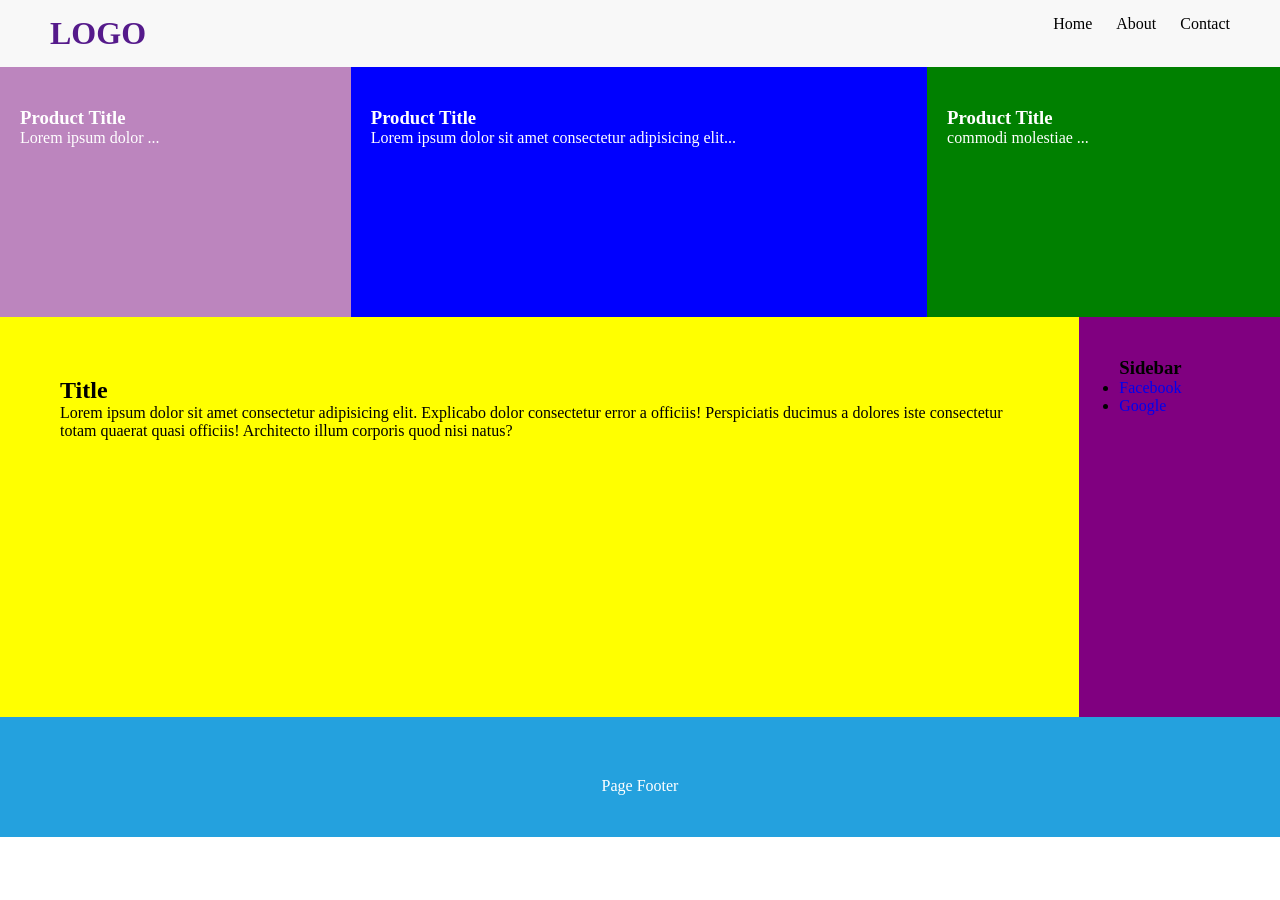
<file: Exercise 1/index.html>
<!DOCTYPE html>
<html lang="en">
<head>
    <meta charset="UTF-8">
    <meta name="viewport" content="width=device-width, initial-scale=1.0">
    <title>Homework Day 1</title>
    <link rel="stylesheet" href="assets/css/style.css"> 
</head>
<body>
    <header> 
        <div class="logo"><a href=""><h1>LOGO</h1></a></div>
        <nav>
            <a href="https://www.google.com/" target="_blank">Home</a>
            <a href="https://www.cnn.com">About</a>
            <a href="https://www.gmail.com">Contact</a>
        </nav>
    </header>

    <main id="main-ctn">
        <section class="container">
            <div class="product purple">
                <h3>Product Title</h3>
                <p>Lorem ipsum dolor ...</p>
            </div>
            <div class="product blue">
                <h3>Product Title</h3>
                <p>Lorem ipsum dolor sit amet consectetur adipisicing elit...</p>
            </div>
            <div class="product green">
                <h3>Product Title</h3>
                <p>commodi molestiae ...</p>
            </div>
        </section>

        <div class="layout-box">
            <div class="left-ctn"> 
                <h2>Title</h2>
                <p>Lorem ipsum dolor sit amet consectetur adipisicing elit. Explicabo dolor consectetur error a officiis! Perspiciatis ducimus a dolores iste consectetur totam quaerat quasi officiis! Architecto illum corporis quod nisi natus?</p>
            </div>
            <div class="right-ctn">
                <h3>Sidebar</h3>
                <ul>
                    <li><a href="https://facebook.com"> Facebook</a></li>
                    <li><a href="https://google.com">Google</a></li>
                    
                </ul>
            </div>
        </div>
    </main>

    <footer>
        <p>Page Footer</p>
    </footer>
</body>
</html>
</file>
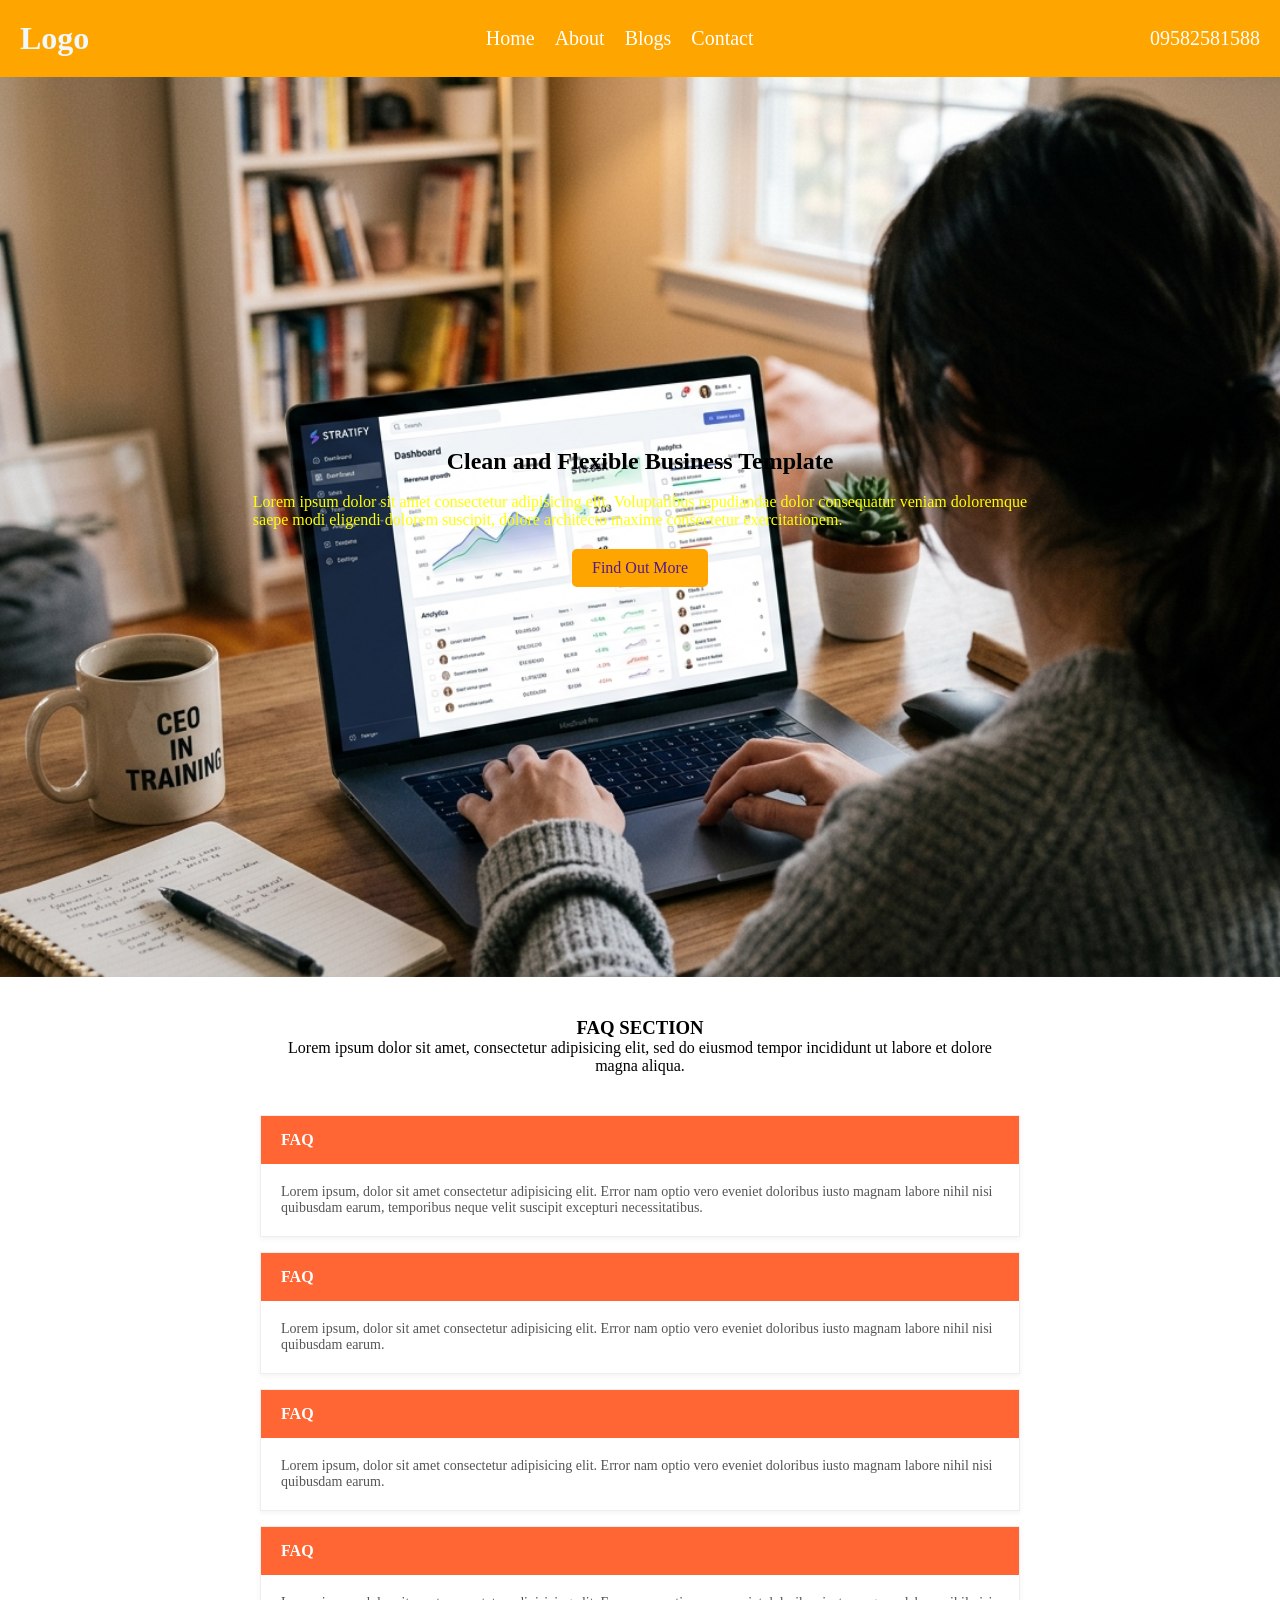
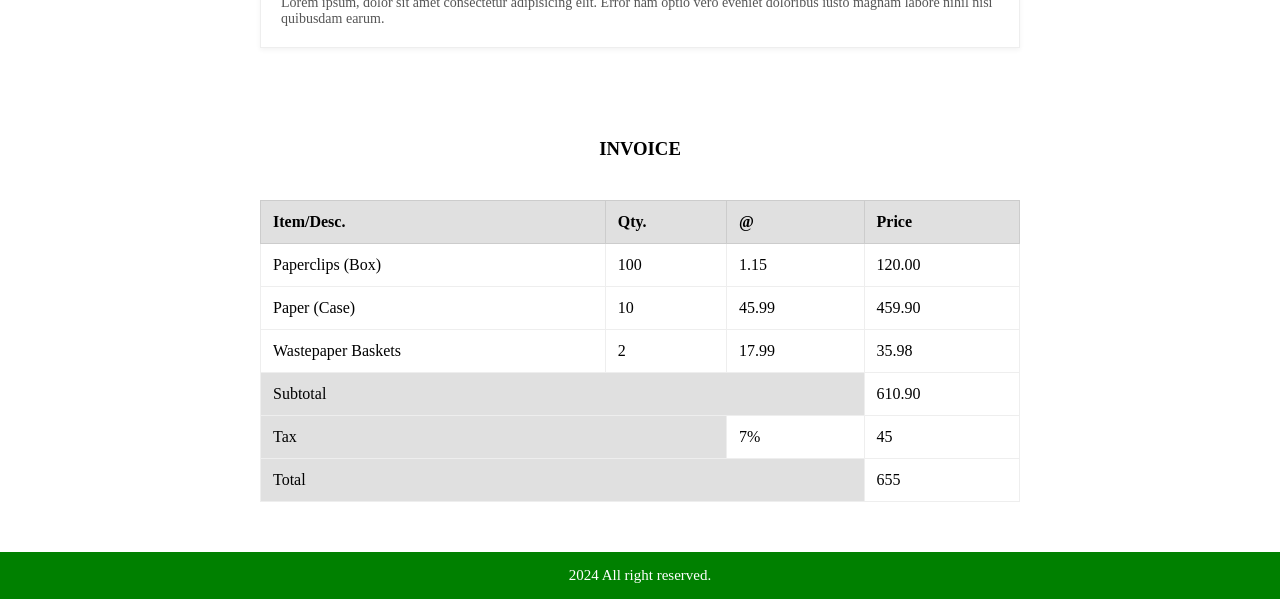
<file: Exercise 2/index.html>
<!DOCTYPE html>
<html lang="en">
<head>
    <meta charset="UTF-8">
    <meta name="viewport" content="width=device-width, initial-scale=1.0">
    <title>Exercise 2 </title>
    <link rel="stylesheet" href="./assets/css/style.css">
</head>
<body>
    <header>
        <h1>Logo</h1>
        <nav>
            <ul>
           <li><a href="">Home</a></li> 
           <li><a href="">About</a></li> 
           <li><a href="">Blogs</a></li> 
           <li><a href="">Contact</a></li> 
           
            </ul>
            
        </nav>
        <a href="">09582581588</a>
    </header>

    <div class="banner">
        <!-- <img src="./assets/image/looking.png" alt=""> -->
        <h2> Clean and Flexible Business Template</h2>
        <br>
        <p class="bp">Lorem ipsum dolor sit amet consectetur adipisicing elit. Voluptatibus repudiandae dolor consequatur veniam doloremque <br> saepe modi eligendi dolorem suscipit, dolore architecto maxime consectetur exercitationem.</p>
        <a href="" class="btn"> Find Out More</a>
    </div>

    <section class="faq-container">
        <div class="sec-title">
            <h3>FAQ SECTION</h3>
            
            <p>Lorem ipsum dolor sit amet, consectetur adipisicing elit, sed do eiusmod tempor incididunt ut labore et dolore magna aliqua.</p>
        </div>

        <div class="faq-item">
            <div class="faq-header">FAQ </div>
            <div class="faq-body">
                Lorem ipsum, dolor sit amet consectetur adipisicing elit. Error nam optio vero eveniet doloribus iusto magnam labore nihil nisi quibusdam earum, temporibus neque velit suscipit excepturi necessitatibus.
            </div>
        </div>
        <div class="faq-item">
            <div class="faq-header">FAQ </div>
            <div class="faq-body">
                Lorem ipsum, dolor sit amet consectetur adipisicing elit. Error nam optio vero eveniet doloribus iusto magnam labore nihil nisi quibusdam earum.
            </div>
        </div>
        <div class="faq-item">
            <div class="faq-header">FAQ </div>
            <div class="faq-body">
                Lorem ipsum, dolor sit amet consectetur adipisicing elit. Error nam optio vero eveniet doloribus iusto magnam labore nihil nisi quibusdam earum.
            </div>
        </div>
        <div class="faq-item">
            <div class="faq-header">FAQ </div>
            <div class="faq-body">
                Lorem ipsum, dolor sit amet consectetur adipisicing elit. Error nam optio vero eveniet doloribus iusto magnam labore nihil nisi quibusdam earum.
            </div>
        </div>
    </section>
        <section class="invoice-container">
        <div class="sec-title">
            <h3>INVOICE</h3>
            
        </div>

        <table class="invoice-table">
            <thead>
                <tr>
                    <th>Item/Desc.</th>
                    <th>Qty.</th>
                    <th>@</th>
                    <th>Price</th>
                </tr>
            </thead>
            <tbody>
                <tr>
                    <td>Paperclips (Box)</td>
                    <td>100</td>
                    <td>1.15</td>
                    <td>120.00</td>
                </tr>
                <tr>
                    <td>Paper (Case)</td>
                    <td>10</td>
                    <td>45.99</td>
                    <td>459.90</td>
                </tr>
                <tr>
                    <td>Wastepaper Baskets</td>
                    <td>2</td>
                    <td>17.99</td>
                    <td>35.98</td>
                </tr>
            </tbody>
            <tfoot>
                <tr>
                    <td colspan="3" class="text-right">Subtotal</td>
                    <td>610.90</td>
                </tr>
                <tr>
                    <td colspan="2" class="text-right">Tax</td>
                    <td>7%</td>
                    <td>45</td>
                </tr>
                <tr>
                    <td colspan="3" class="text-right">Total</td>
                    <td>655</td>
                </tr>
            </tfoot>
        </table>
    </section>

    <footer>
        <p> 2024 All right reserved.</p>
    </footer>
</body>
</html>
</file>
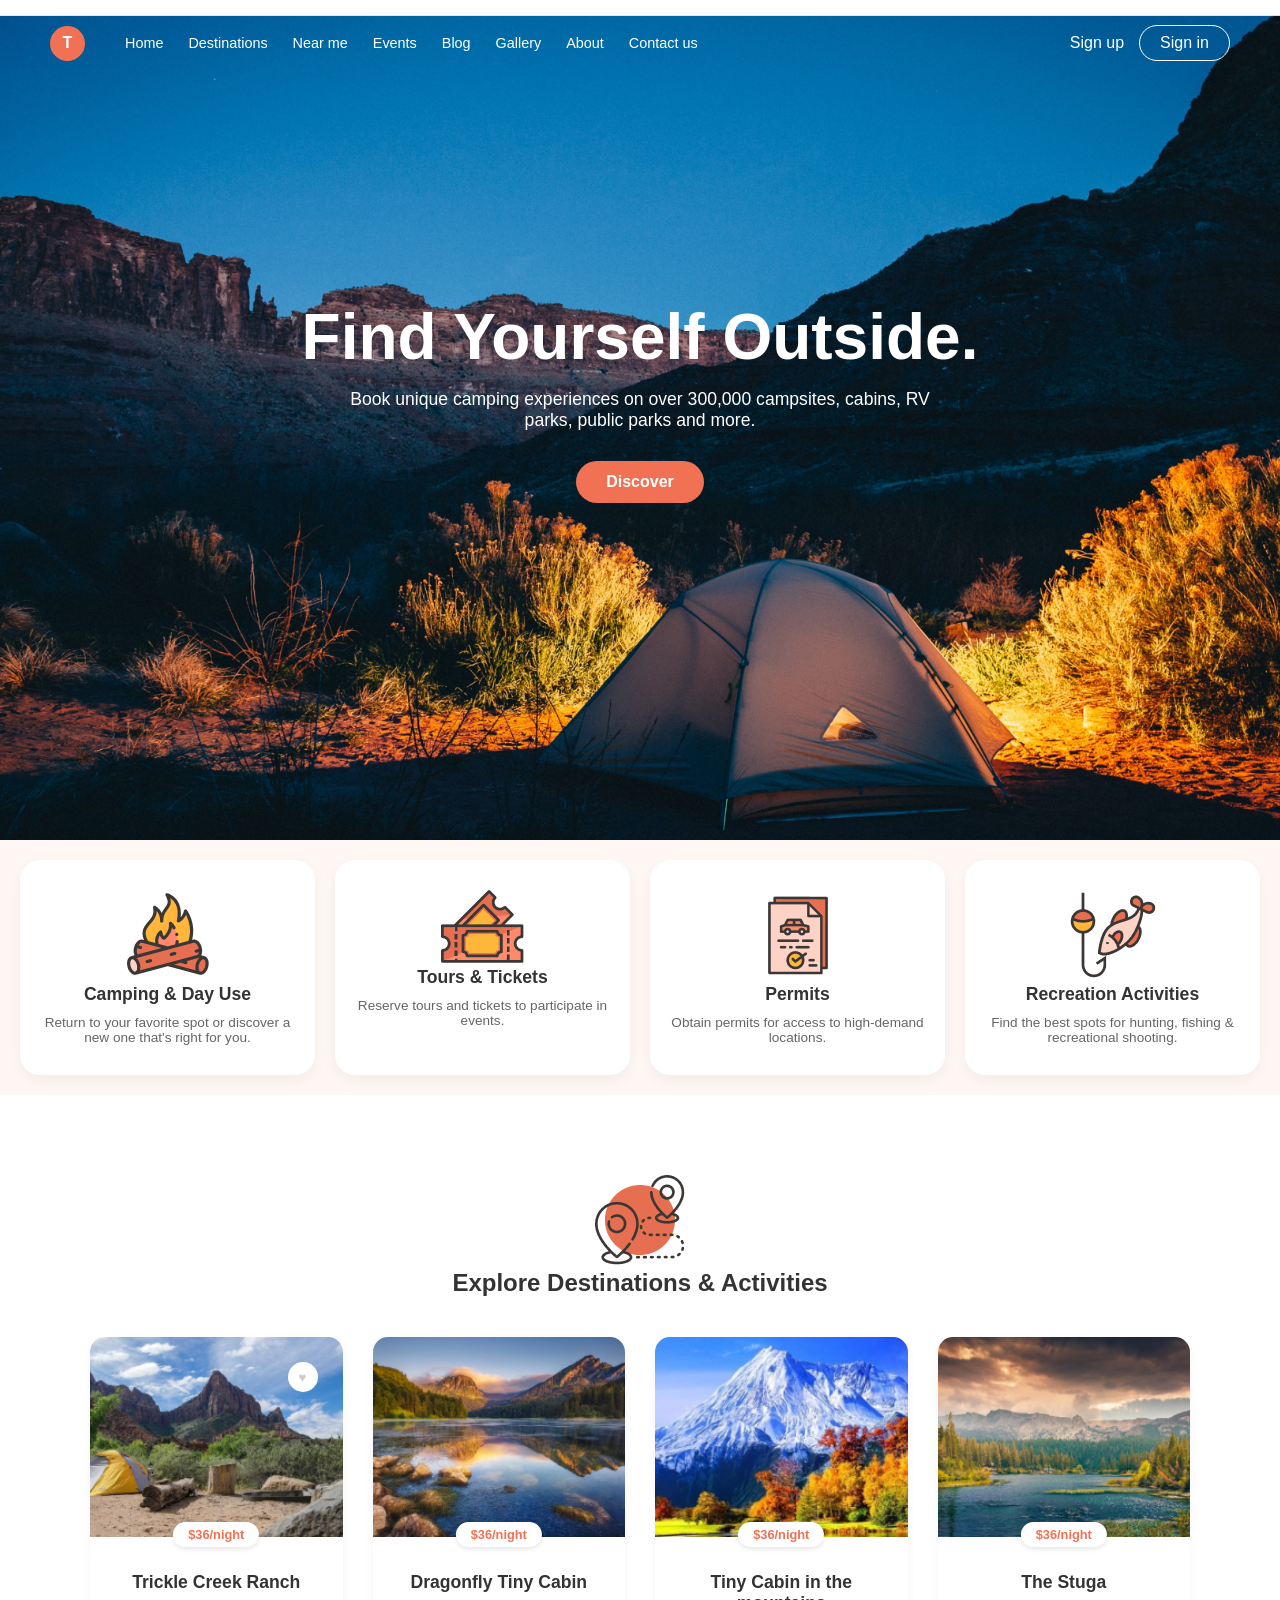
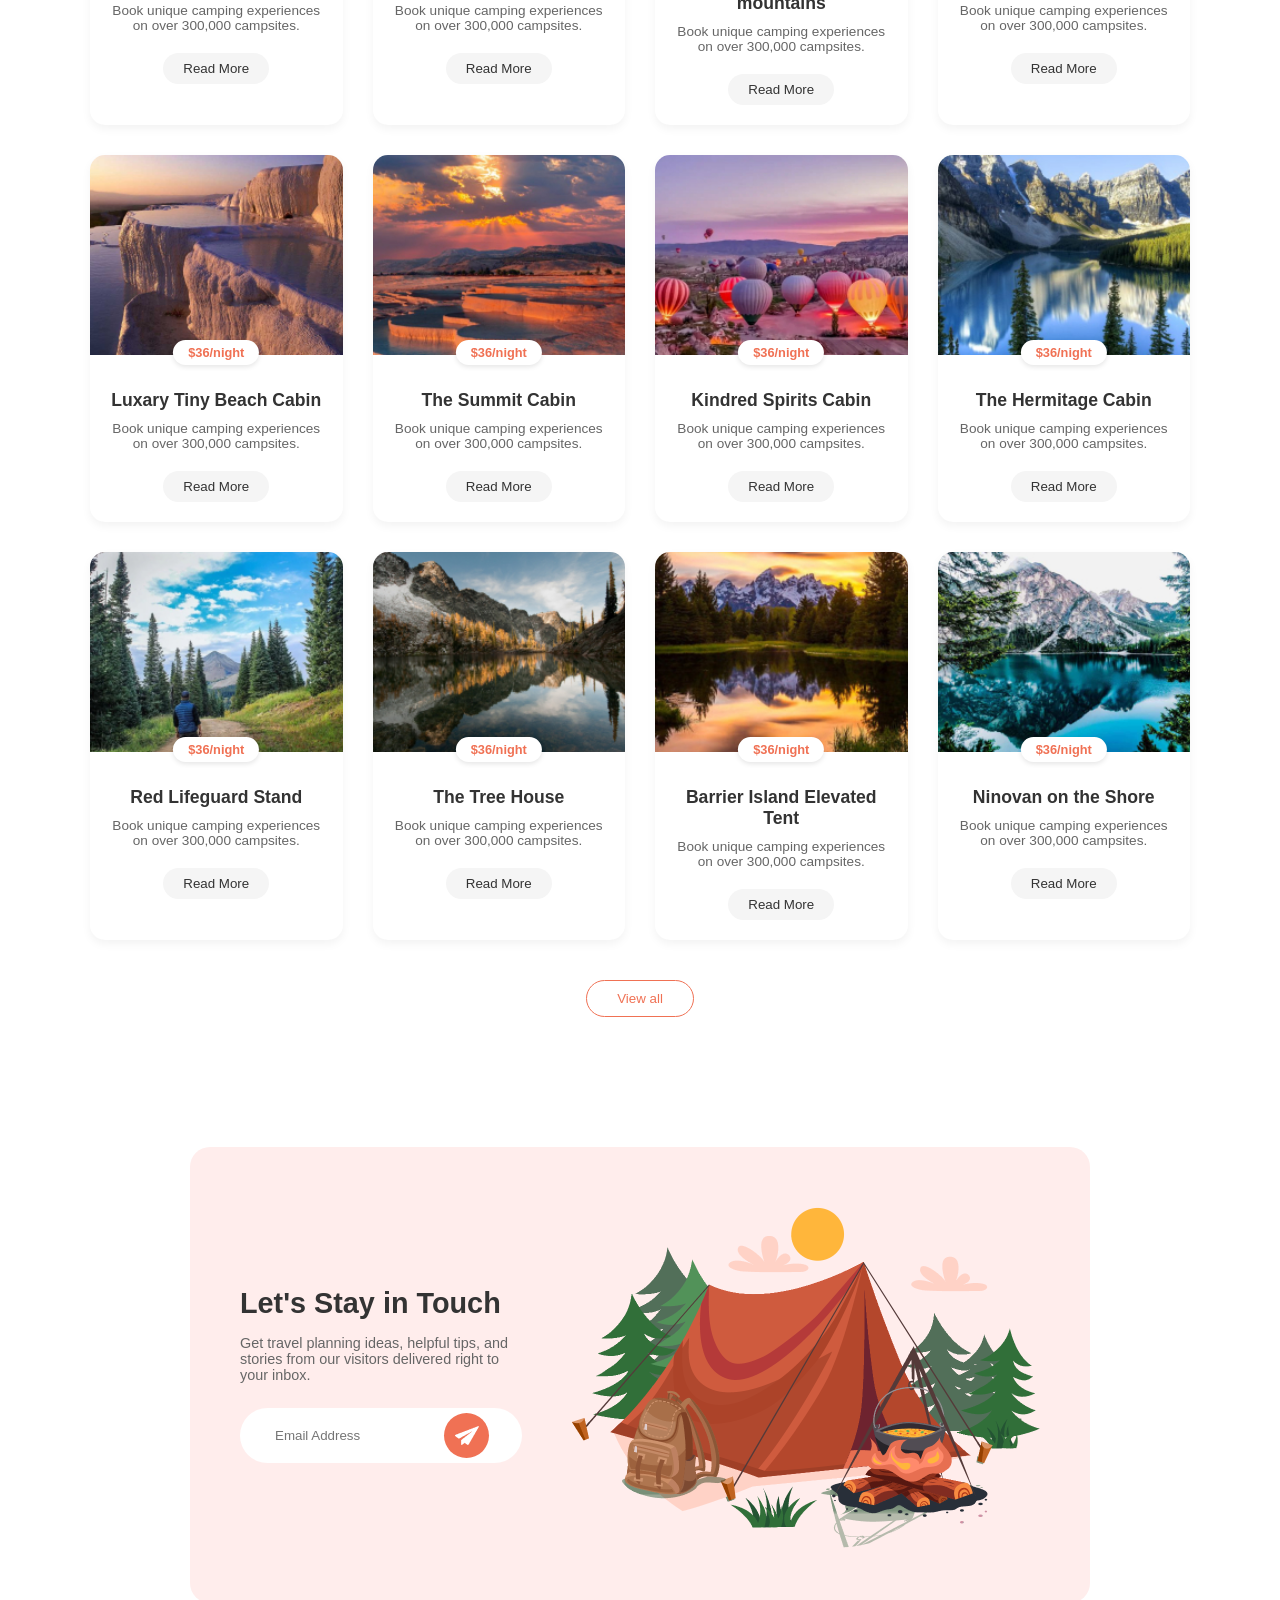
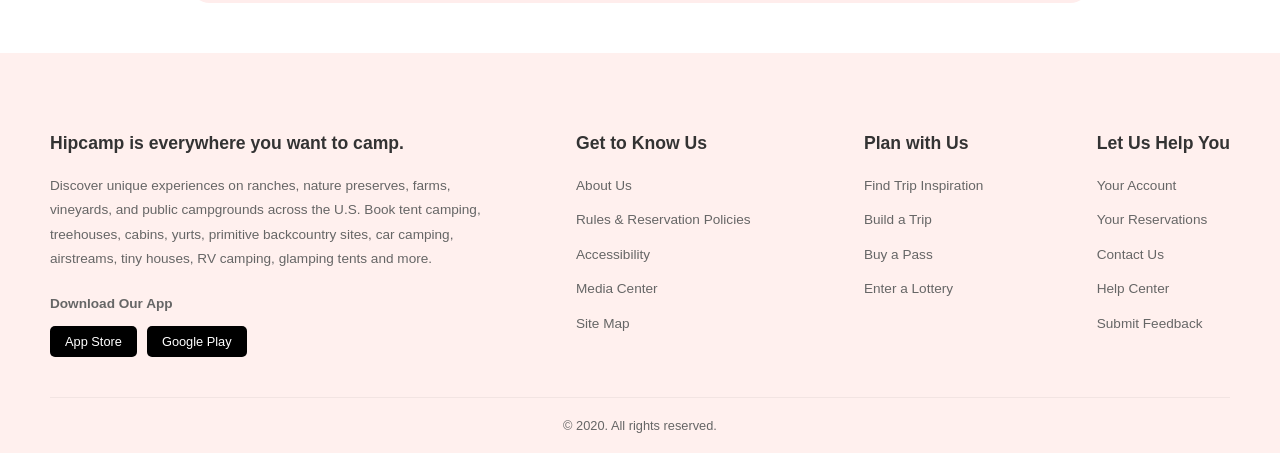
<file: Exercise 4/index.html>
<!DOCTYPE html>
<html lang="en">
<head>
    <meta charset="UTF-8">
    <meta name="viewport" content="width=device-width, initial-scale=1.0">
    <title> Camping Exercise</title>
    <link rel="stylesheet" href="./css/style.css">
     <link rel="shortcut icon" href="./images/cover.png" type="image/x-icon">
   
</head>
<body>

    <header class="navbar">
        <div class="logo">
            <span class="logo-icon">T</span>
        </div>
        
        <input type="checkbox" id="menu-toggle" class="menu-toggle">
        <label for="menu-toggle" class="hamburger">&#9776;</label>

        <nav class="nav-links">
            <a href="#">Home</a>
            <a href="#">Destinations</a>
            <a href="#">Near me</a>
            <a href="#">Events</a>
            <a href="#">Blog</a>
            <a href="#">Gallery</a>
            <a href="#">About</a>
            <a href="#">Contact us</a>
        </nav>
        <div class="auth-buttons">
            <a href="#" class="btn-text">Sign up</a>
            <a href="#" class="btn-outline">Sign in</a>
        </div>
    </header>
    <main>
    <section class="banner">
        <div class="banner-content">
            <h1>Find Yourself Outside.</h1>
            <p>Book unique camping experiences on over 300,000 campsites, cabins, RV parks, public parks and more.</p>
            <button class="btn-primary">Discover</button>
        </div>
    </section>

    <section class="categories">
        <div class="category-card">
           <img src="./images/1.png" alt="">
            <h3>Camping & Day Use</h3>
            <p>Return to your favorite spot or discover a new one that's right for you.</p>
        </div>
        <div class="category-card">
            <img src="./images/tickets.png" alt="">
            <h3>Tours & Tickets</h3>
            <p>Reserve tours and tickets to participate in events.</p>
        </div>
        <div class="category-card">
            <img src="./images/3.png" alt="">
            <h3>Permits</h3>
            <p>Obtain permits for access to high-demand locations.</p>
        </div>
        <div class="category-card">
            <img src="./images/4.png" alt="">
            <h3>Recreation Activities</h3>
            <p>Find the best spots for hunting, fishing & recreational shooting.</p>
        </div>
    </section>

    <section class="destinations">
        <div class="section-title">
            <img src="./images/sun.png" alt="">
            <h2>Explore Destinations & Activities</h2>
        </div>

        <div class="cards-grid">
            <div class="card">
                <div class="card-image">
                    <img src="./images/images/card1.jpg" alt="Trickle Creek Ranch">
                  <button class="heart-btn" >
                    <span class="heart-icon">♥</span>
                  </button>
                </div>
                <div class="card-content">
                    <span class="price">$36/night</span>
                    <h3>Trickle Creek Ranch</h3>
                    <p>Book unique camping experiences on over 300,000 campsites.</p>
                    <button class="btn-readmore">Read More</button>
                </div>
            </div>

            <div class="card">
                <div class="card-image">
                    <img src="./images/images/card12.jpg" alt="Dragonfly Tiny Cabin">
                    
                </div>
                <div class="card-content">
                    <span class="price">$36/night</span>
                    <h3>Dragonfly Tiny Cabin</h3>
                    <p>Book unique camping experiences on over 300,000 campsites.</p>
                    <button class="btn-readmore">Read More</button>
                </div>
            </div>

            <div class="card">
                <div class="card-image">
                    <img src="./images/images/card11.jpg" alt="Tiny Cabin in the mountains">
                    
                </div>
                <div class="card-content">
                    <span class="price">$36/night</span>
                    <h3>Tiny Cabin in the mountains</h3>
                    <p>Book unique camping experiences on over 300,000 campsites.</p>
                    <button class="btn-readmore">Read More</button>
                </div>
            </div>

            <div class="card">
                <div class="card-image">
                    <img src="./images/images/card1o.jpg" alt="The Stuga">
                   
                </div>
                <div class="card-content">
                    <span class="price">$36/night</span>
                    <h3>The Stuga</h3>
                    <p>Book unique camping experiences on over 300,000 campsites.</p>
                    <button class="btn-readmore">Read More</button>
                </div>
            </div>

            <div class="card">
                <div class="card-image">
                    <img src="./images/images/card2.jpg" alt="Luxary Tiny Beach Cabin">
                   
                </div>
                <div class="card-content">
                    <span class="price">$36/night</span>
                    <h3>Luxary Tiny Beach Cabin</h3>
                    <p>Book unique camping experiences on over 300,000 campsites.</p>
                    <button class="btn-readmore">Read More</button>
                </div>
            </div>

            <div class="card">
                <div class="card-image">
                    <img src="./images/images/card3.jpg" alt="The Summit Cabin">
                   
                </div>
                <div class="card-content">
                    <span class="price">$36/night</span>
                    <h3>The Summit Cabin</h3>
                    <p>Book unique camping experiences on over 300,000 campsites.</p>
                    <button class="btn-readmore">Read More</button>
                </div>
            </div>


            <div class="card">
                <div class="card-image">
                    <img src="./images/images/card4.jpg" alt="Kindred Spirits Cabin">
                   
                </div>
                <div class="card-content">
                    <span class="price">$36/night</span>
                    <h3>Kindred Spirits Cabin</h3>
                    <p>Book unique camping experiences on over 300,000 campsites.</p>
                    <button class="btn-readmore">Read More</button>
                </div>
            </div>


            <div class="card">
                <div class="card-image">
                    <img src="./images/images/card5.jpg" alt="The Hermitage Cabin">
                   
                </div>
                <div class="card-content">
                    <span class="price">$36/night</span>
                    <h3>The Hermitage Cabin</h3>
                    <p>Book unique camping experiences on over 300,000 campsites.</p>
                    <button class="btn-readmore">Read More</button>
                </div>
            </div>

            <div class="card">
                <div class="card-image">
                    <img src="./images/images/card6.jpg" alt="Red Lifeguard Stand">
                   
                </div>
                <div class="card-content">
                    <span class="price">$36/night</span>
                    <h3>Red Lifeguard Stand</h3>
                    <p>Book unique camping experiences on over 300,000 campsites.</p>
                    <button class="btn-readmore">Read More</button>
                </div>
            </div>

            <div class="card">
                <div class="card-image">
                    <img src="./images/images/card7.jpg" alt="The Tree House">
                   
                </div>
                <div class="card-content">
                    <span class="price">$36/night</span>
                    <h3>The Tree House</h3>
                    <p>Book unique camping experiences on over 300,000 campsites.</p>
                    <button class="btn-readmore">Read More</button>
                </div>
            </div>

            <div class="card">
                <div class="card-image">
                    <img src="./images/images/card8.jpg" alt="Barrier Island Elevated Tent">
                   
                </div>
                <div class="card-content">
                    <span class="price">$36/night</span>
                    <h3>Barrier Island Elevated Tent</h3>
                    <p>Book unique camping experiences on over 300,000 campsites.</p>
                    <button class="btn-readmore">Read More</button>
                </div>
            </div>

            <div class="card">
                <div class="card-image">
                    <img src="./images/images/card9.jpg" alt="Ninovan on the Shore">
                   
                </div>
                <div class="card-content">
                    <span class="price">$36/night</span>
                    <h3>Ninovan on the Shore</h3>
                    <p>Book unique camping experiences on over 300,000 campsites.</p>
                    <button class="btn-readmore">Read More</button>
                </div>
            </div>
        </div>
        
        <div class="view-all-container">
            <button class="btn-viewall">View all</button>
        </div>
    </section>

    <section class="newsletter-wrapper">
        <div class="newsletter-box">
            <div class="newsletter-text">
                <h2>Let's Stay in Touch</h2>
                <p>Get travel planning ideas, helpful tips, and stories from our visitors delivered right to your inbox.</p>
                <form class="email-form">
                    <i class="far fa-envelope"></i>
                    <input type="email" placeholder="Email Address" required>
                    <button type="submit" class="btn-submit">
                    <img src="./images/Path 909.png" alt="send" class="submit-icon">
                    </button>
                </form>
            </div>
            <div class="newsletter-image">
                <img src="./images/house.png" alt="">
            </div>
        </div>
    </section>
</main>
    <footer>
        <div class="footer-content">
            <div class="footer-col about-col">
                <h4>Hipcamp is everywhere you want to camp.</h4>
                <p>Discover unique experiences on ranches, nature preserves, farms, vineyards, and public campgrounds across the U.S. Book tent camping, treehouses, cabins, yurts, primitive backcountry sites, car camping, airstreams, tiny houses, RV camping, glamping tents and more.</p>
                <div class="download-apps">
                    <p><strong>Download Our App</strong></p>
                    <div class="app-buttons">
                        <button class="app-btn">App Store</button>
                        <button class="app-btn">Google Play</button>
                    </div>
                </div>
            </div>
            
            <div class="footer-links">
                <div class="footer-col">
                    <h4>Get to Know Us</h4>
                    <a href="">About Us</a>
                    <a href="">Rules & Reservation Policies</a>
                    <a href="">Accessibility</a>
                    <a href="">Media Center</a>
                    <a href="">Site Map</a>
                </div>
                <div class="footer-col">
                    <h4>Plan with Us</h4>
                    <a href="">Find Trip Inspiration</a>
                    <a href="">Build a Trip</a>
                    <a href="">Buy a Pass</a>
                    <a href="">Enter a Lottery</a>
                </div>
                <div class="footer-col">
                    <h4>Let Us Help You</h4>
                    <a href="">Your Account</a>
                    <a href="">Your Reservations</a>
                    <a href="">Contact Us</a>
                    <a href="">Help Center</a>
                    <a href="">Submit Feedback</a>
                </div>
            </div>
        </div>
        <div class="footer-bottom">
            <p>&copy; 2020. All rights reserved.</p>
        </div>
    </footer>

</body>
</html>
</file>
<file: Exercise 1/assets/css/style.css>
* {
    margin: 0;
    padding: 0;
    box-sizing: border-box;
    
}


header {
    display: flex;
    justify-content: space-between;
    padding: 15px 50px;
    background-color: #f8f8f8;
    
}



nav a {
    margin-left: 20px;
    color: black;
}


.container {
    display: flex;
    width: 100%;
}

.product {
    flex: auto;
    padding: 40px 20px;
    min-height: 250px;
    color: white;
}

.purple { background-color: #bc85be; }
.blue { background-color: blue }
.green { background-color: #008000; }


.layout-box {
    display: flex;
   
}

.left-ctn {
    
    background-color: #ffff00; 
    padding: 60px;
    height: 400px;
}

.right-ctn {
   
    background-color: purple;
     color: black;
    width: 20%;
    padding: 40px;
}
a{
    text-decoration: none;
}




footer {
    background-color: #24a1de;
    color: white;
    text-align: center;
    padding: 60px;
    height: 50px;
}
</file>
<file: Exercise 2/assets/css/style.css>
*   {
    margin: 0;
    padding: 0;
    box-sizing: border-box;
}

header {
    display: flex;
    justify-content: space-between;
    background-color: orange;
    color: aliceblue;
    align-items: center;
    padding: 20px;
   

}
nav ul {
    display: flex;
    list-style: none;
    align-items: center;
    
    
}

header a {
     text-decoration:none ;
     color: white;
     font-size: 20px;
}


nav li {
     margin: 0 10px;
}

.banner {
    background-image: url("../image/looking.png");
    background-size: cover;
    background-position: center;
    display: flex;
    height: 100vh;
    justify-content: center;
    align-items: center;
    flex-direction: column;
}

.banner h2 {
     color: black;
}

.bp {
    color: yellow
}

.btn {
    background-color: orange;
    border-radius: 5px;
    text-decoration: none;
    padding: 10px 20px;
    margin: 20px;
}

.sec-title {
    text-align: center;
    padding: 40px 20px;
}


.faq-container {
    max-width: 800px;
    margin: 0 auto 50px auto;
    padding: 0 20px;
}

.faq-item {
    margin-bottom: 15px;
    border: 1px solid #eee;
    box-shadow: 0 2px 5px rgba(0,0,0,0.05);
}

.faq-header {
    background-color: #ff6633;
    color: white;
    padding: 15px 20px;
    display: flex;
    justify-content: space-between;
    font-weight: bold;
}

.faq-body {
    padding: 20px;
    background-color: #fff;
    color: #555;
    font-size: 14px;
}

.invoice-container {
    max-width: 800px;
    margin: 0 auto 50px auto;
    padding: 0 20px;
}

.invoice-table {
    width: 100%;
    border-collapse: collapse;
}

.invoice-table th {
    background-color: #e0e0e0;
    padding: 12px;
    text-align: left;
    border: 1px solid #ccc;
}

.invoice-table td {
    padding: 12px;
    border: 1px solid #eee;
}

.text-right {
    text-align: left;
    background-color:#e0e0e0 ;
}
footer {
    background-color: green;
    color: white;
    text-align: center;
    padding: 15px;
    font-size: 15px;
}
</file>
<file: Exercise 4/css/style.css>
/* Google Fonts ထည့်သွင်းခြင်း */
@import url('https://fonts.googleapis.com/css2?family=Archivo:ital,wght@0,100..900;1,100..900&family=Roboto:ital,wght@0,100..900;1,100..900&display=swap');


:root {
    --primary-color: #F07154;
    --bg-dark: #22343D;
    --section-bg: #FFF7F3; /* Main section color */
    --footer-bg: #FFF0EE;  /* Footer color */
    --white: #ffffff;
    --text-dark: #333;
    --text-gray: #666;
    --fonts-roboto: "Roboto", sans-serif;
    --fonts-archivo: "Archivo", sans-serif;
}

* {
    margin: 0;
    padding: 0;
    box-sizing: border-box;
    font-family: 'Poppins', sans-serif;
}

body {
    background-color: var(--bg-light);
    color: var(--text-dark);
}

/* 
   1. Navbar 
 */
.navbar {
   display: flex;
    justify-content: space-between;
    align-items: center;
    padding: 15px 20px; 
    background-color: transparent; 
    color: var(--white);
    position: fixed; 
    top: 0;
    left: 0;
    width: 100%;
    z-index: 1000; 
    
    
}

.logo-icon {
    background-color: var(--primary-color);
    color: white;
    width: 35px;
    height: 35px;
    display: flex;
    justify-content: center;
    align-items: center;
    border-radius: 50%;
    font-weight: bold;
}

/* Mobile Menu Hidden feature */
.nav-links, .auth-buttons {
    display: none; 
}

/* Hamburger Icon */
.menu-toggle {
    display: none;
}
.hamburger {
    font-size: 24px;
    cursor: pointer;
    color: white;
}

/* Mobile Menu Open */
.menu-toggle:checked ~ .nav-links {
    display: flex;
    flex-direction: column;
    position: absolute;
    top: 60px;
    left: 0;
    width: 100%;
    background-color: transparent;
    padding: 20px;
    z-index: 100;
}
.menu-toggle:checked ~ .nav-links a {
    color: white;
    text-decoration: none;
    padding: 10px 0;
    border-bottom: 1px solid rgba(255,255,255,0.1);
}

/* 
   2. banner Section
 */
.banner {
    
    background-image:  url('../images/images/one.jpg');
    background-size: cover;
    background-position: center;
    color: var(--white);
    text-align: center;
    align-items: center;
    height: 100vh;
    padding: 120px 20px; 
    
}

.banner h1 {
    font-size: 2.5rem;
    margin-bottom: 15px;
    padding-top: 120px;
}

.banner p {
    margin-bottom: 30px;
    max-width: 600px;
    margin-inline: auto;
}

.btn-primary {
    background-color: var(--primary-color);
    color: white;
    border: none;
    padding: 12px 30px;
    border-radius: 25px;
    font-size: 1rem;
    cursor: pointer;
    font-weight: 600;
}

/* =========================================
   3. Categories
========================================= */
.categories {
    display: flex;
    flex-direction: column; /* Mobile mhr ta khu chin si vertical pya pho use */
    gap: 20px;
    padding: 20px;
    margin-top: -60px;
    background-color: var(--section-bg); /*section color */
}

.category-card {
    background: var(--white);
    padding: 30px 20px;
    border-radius: 20px; 
    text-align: center;
    box-shadow: 0 5px 15px rgba(0,0,0,0.05);
    width: 100%; 
}

.category-card .icon {
    font-size: 40px;
    margin-bottom: 15px;
}

.category-card h3 {
    font-size: 1.1rem;
    margin-bottom: 10px;
}

.category-card p {
    font-size: 0.85rem;
    color: var(--text-gray);
}

/*
   4. Destinations (Cards Grid) a pai
 */
.destinations {
    padding: 50px 20px;
}

.section-title {
    text-align: center;
    margin-bottom: 40px;
}

.title-icon {
    font-size: 30px;
    color: var(--primary-color);
}

.cards-grid {
    display: grid;
    grid-template-columns: 1fr; /* Mobile view: 1 column */
    gap: 30px;
}

.card {
    background: var(--white);
    border-radius: 15px;
    overflow: hidden;
    box-shadow: 0 4px 10px rgba(0,0,0,0.05);
}

.card-image {
    position: relative;
    height: 200px;
}

.card-image img {
    width: 100%;
    height: 100%;
    object-fit: cover;
}

.heart-icon {
    position: absolute;
    top: 15px;
    right: 15px;
    background: white;
    width: 30px;
    height: 30px;
    border-radius: 50%;
    display: flex;
    justify-content: center;
    align-items: center;
    color: #ccc;
    cursor: pointer;
}

.card-content {
    padding: 20px;
    text-align: center;
    position: relative;
}

.heart-btn {
    border-radius: 50%;
    border: none;
    position: absolute;
    width: 35px;
    top: 10px;
    right: 10px;
    display: flex;
    align-items: center;
    justify-content: center;
    box-shadow: #666;
}

.price {
    background: var(--white);
    color: var(--primary-color);
    padding: 5px 15px;
    border-radius: 15px;
    font-size: 0.8rem;
    font-weight: bold;
    position: absolute;
    top: -15px;
    left: 50%;
    transform: translateX(-50%);
    box-shadow: 0 2px 5px rgba(0,0,0,0.1);
}

.card-content h3 {
    font-size: 1.1rem;
    margin: 15px 0 10px;
}

.card-content p {
    font-size: 0.85rem;
    color: var(--text-gray);
    margin-bottom: 20px;
}

.btn-readmore {
    background: #f5f5f5;
    border: none;
    padding: 8px 20px;
    border-radius: 20px;
    color: var(--text-dark);
    cursor: pointer;
    transition: 0.3s;
}

.btn-readmore:hover {
    background: #e0e0e0;
}

.view-all-container {
    text-align: center;
    margin-top: 40px;
}

.btn-viewall {
    background: transparent;
    border: 1px solid var(--primary-color);
    color: var(--primary-color);
    padding: 10px 30px;
    border-radius: 25px;
    cursor: pointer;
}

/* 
   5. Newsletter a pai
 */
.newsletter-wrapper {
    padding: 20px;
}

.newsletter-box {
    background: #FFEDEC;
    border-radius: 20px;
    padding: 40px 20px;
    text-align: center;
}

.newsletter-text h2 {
    font-size: 1.8rem;
    margin-bottom: 15px;
}

.newsletter-text p {
    font-size: 0.9rem;
    color: var(--text-gray);
    margin-bottom: 25px;
}

.email-form {
    display: flex;
    align-items: center;
    background: white;
    padding: 5px;
    border-radius: 30px;
    max-width: 400px;
    margin: 0 auto 30px;
}

.email-form i {
    padding: 0 15px;
    color: #999;
}

.email-form input {
    border: none;
    /* outline: none; */
    /* flex-grow: 1; */
    padding: 10px 0;
}

.btn-submit {
    background: var(--primary-color);
    color: white;
    border: none;
    width: 45px; 
    height: 45px;
    border-radius: 50%;
    cursor: pointer;
    display: flex;
    justify-content: center;
    align-items: center;
   
}

.btn-submit:hover {
   transform: scale(1.1);
    background-color: #e0634a; /* Hover click yin color yint aung */
}

/* =========================================
   6. Footer
========================================= */
footer {
    background-color: var(--footer-bg) !important; /* Footer specific color */
    padding: 50px 20px 20px;
    border-top: none;
}

.footer-content {
    display: flex;
    flex-direction: column;
    gap: 40px;
}

.footer-col h4 {
    margin-bottom: 20px;
    font-size: 1.1rem;
}

.footer-col p, .footer-col a {
    font-size: 0.85rem;
    color: var(--text-gray);
    line-height: 1.8;
    text-decoration: none;
    display: block;
    margin-bottom: 10px;
}

.download-apps {
    margin-top: 20px;
}

.app-buttons {
    display: flex;
    gap: 10px;
    margin-top: 10px;
}

.app-btn {
    background: black;
    color: white;
    border: none;
    padding: 8px 15px;
    border-radius: 5px;
    cursor: pointer;
    font-size: 0.8rem;
}

.footer-bottom {
    text-align: center;
    margin-top: 40px;
    padding-top: 20px;
    border-top: 1px solid rgba(0,0,0,0.05);
    font-size: 0.8rem;
    color: var(--text-gray);
}

/* =========================================
   7. Desktop View (Media Queries)
========================================= */
@media (min-width: 768px) {
  /* Navbar Desktop */
    .navbar {
        padding: 25px 50px;
    }
    
    .hamburger {
        display: none;
    }
    
    .nav-links {
        display: flex;
        gap: 25px;
        margin-left: 40px; 
    }
    
    .nav-links a {
        color: white;
        text-decoration: none;
        font-size: 0.9rem;
    }
    
    .auth-buttons {
        display: flex;
        align-items: center;
        gap: 15px;
        margin-left: auto; 
    }
    
    .btn-text {
        color: white;
        text-decoration: none;
    }
    
    .btn-outline {
        border: 1px solid white;
        color: white;
        padding: 8px 20px;
        border-radius: 20px;
        text-decoration: none;
    }

    /* banner Desktop */
    .banner {
        padding: 180px 50px 180px; 
    }

    

    .banner h1 {
        font-size: 4rem;
    }
    .banner p {
        font-size: 1.1rem;
    }

    /* Categories Desktop */
    .categories {
        flex-direction: row; 
        justify-content: center;
    }

    /* Destinations Desktop */
    .destinations {
        padding: 80px 50px;
        max-width: 1200px;
        margin: 0 auto;
    }
    .cards-grid {
        grid-template-columns: repeat(4, 1fr); 
    }

    /* Newsletter Desktop */
    .newsletter-wrapper {
        padding: 50px;
        max-width: 1000px;
        margin: 0 auto;
    }
    .newsletter-box {
        display: flex;
        align-items: center;
        justify-content: space-between;
        padding: 50px;
        text-align: left;
    }
    .newsletter-text {
        flex: 1;
        padding-right: 50px;
    }
    .email-form {
        margin: 0;
    }

    /* Footer Desktop */
    footer {
        padding: 80px 50px 20px;
    }
    .footer-content {
        flex-direction: row;
        justify-content: space-between;
        max-width: 1200px;
        margin: 0 auto;
    }
    .about-col {
        flex: 2;
        padding-right: 50px;
    }
    .footer-links {
        display: flex;
        flex: 3;
        justify-content: space-between;
    }
}
</file>
